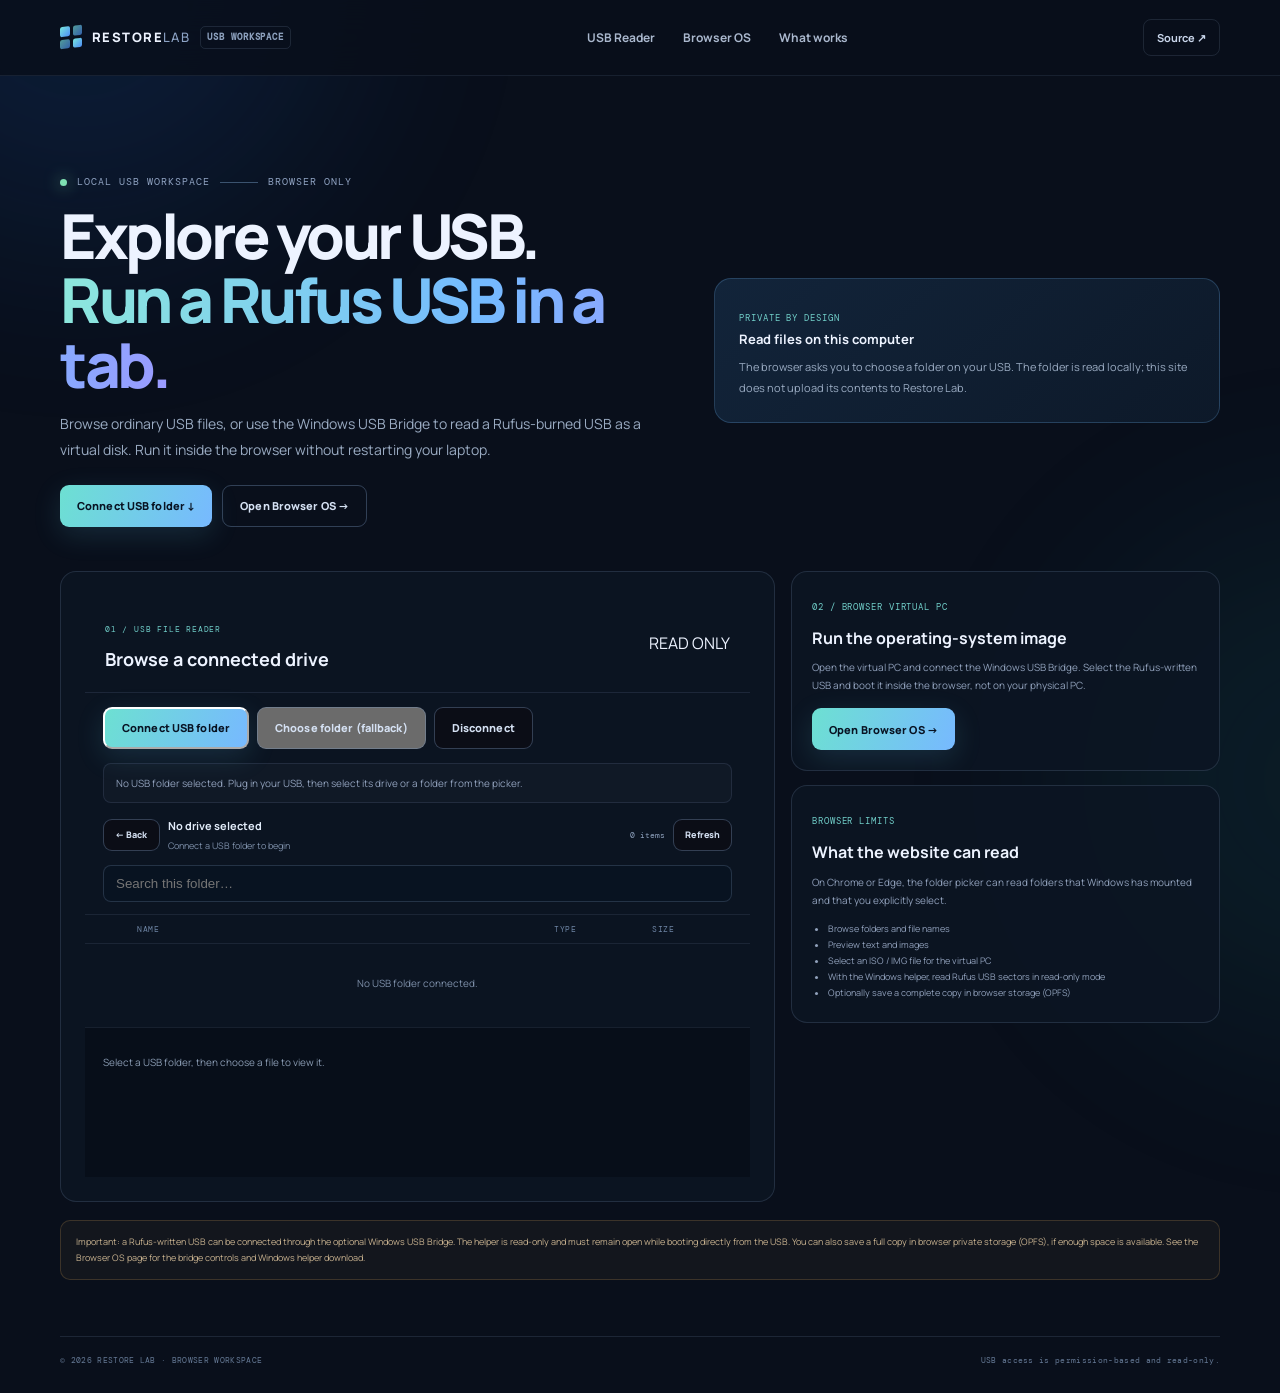
<file: index.html>
<!doctype html>
<html lang="en">
<head>
  <meta charset="utf-8">
  <meta name="viewport" content="width=device-width, initial-scale=1">
  <meta name="theme-color" content="#0b1220">
  <meta name="description" content="Read files from a USB folder and run an ISO image in a browser-based virtual PC.">
  <title>Restore Lab — USB Browser & Virtual PC</title>
  <link rel="preconnect" href="https://fonts.googleapis.com">
  <link rel="preconnect" href="https://fonts.gstatic.com" crossorigin>
  <link href="https://fonts.googleapis.com/css2?family=DM+Mono:wght@400;500&family=Manrope:wght@400;500;600;700;800&display=swap" rel="stylesheet">
  <link rel="stylesheet" href="styles.css">
  <link rel="stylesheet" href="usb-reader.css">
  <script src="usb-reader.js" defer></script>
</head>
<body>
  <div class="ambient ambient-one"></div>
  <div class="ambient ambient-two"></div>
  <header class="topbar">
    <a class="brand" href="index.html" aria-label="Restore Lab home">
      <span class="brand-mark"><span></span><span></span><span></span><span></span></span>
      <span>RESTORE<span class="brand-light">LAB</span></span>
      <span class="version-tag">USB WORKSPACE</span>
    </a>
    <nav class="main-nav" aria-label="Main navigation">
      <a href="#usb-reader">USB Reader</a>
      <a href="run.html">Browser OS</a>
      <a href="#limits">What works</a>
    </nav>
    <a class="top-action" href="https://github.com/sd201826/Computer" target="_blank" rel="noopener">Source <span aria-hidden="true">↗</span></a>
  </header>

  <main class="usb-page shell">
    <section class="usb-hero">
      <div>
        <div class="eyebrow"><span class="pulse-dot"></span> LOCAL USB WORKSPACE <span class="eyebrow-line"></span> BROWSER ONLY</div>
        <h1>Explore your USB.<br><span class="gradient-text">Run a Rufus USB in a tab.</span></h1>
        <p>Browse ordinary USB files, or use the Windows USB Bridge to read a Rufus-burned USB as a virtual disk. Run it inside the browser without restarting your laptop.</p>
        <div class="usb-hero-actions">
          <a class="button button-primary" href="#usb-reader">Connect USB folder ↓</a>
          <a class="button button-outline" href="run.html">Open Browser OS →</a>
        </div>
      </div>
      <div class="usb-hero-card">
        <span class="section-kicker">PRIVATE BY DESIGN</span>
        <strong>Read files on this computer</strong>
        <p>The browser asks you to choose a folder on your USB. The folder is read locally; this site does not upload its contents to Restore Lab.</p>
      </div>
    </section>

    <section class="usb-workspace" id="usb-reader">
      <div class="usb-panel">
        <div class="usb-panel-head">
          <div>
            <span class="section-kicker">01 / USB FILE READER</span>
            <h2>Browse a connected drive</h2>
          </div>
          <span class="vm-media-tag">READ ONLY</span>
        </div>
        <div class="usb-actions">
          <button class="button button-primary" id="connectUsb" type="button">Connect USB folder</button>
          <button class="button button-outline" id="chooseUsbFallback" type="button">Choose folder (fallback)</button>
          <input id="usbFolderInput" type="file" webkitdirectory directory multiple hidden>
          <button class="button button-outline" id="usbDisconnect" type="button" disabled>Disconnect</button>
        </div>
        <p class="usb-status" id="usbStatus" role="status" aria-live="polite" data-kind="info">No USB folder selected. Plug in your USB, then select its drive or a folder from the picker.</p>
        <div class="usb-toolbar">
          <button class="button button-outline" id="usbBack" type="button" disabled>← Back</button>
          <div class="usb-drive-label"><span id="usbDriveName">No drive selected</span><small id="usbBreadcrumb">Connect a USB folder to begin</small></div>
          <span class="usb-count" id="usbCount">0 items</span>
          <button class="button button-outline" id="usbRefresh" type="button" disabled>Refresh</button>
        </div>
        <input class="usb-search" id="usbSearch" type="search" placeholder="Search this folder…" aria-label="Search USB files">
        <div class="usb-list-head"><span></span><span>Name</span><span>Type</span><span>Size</span></div>
        <div class="usb-file-list" id="usbFileList" aria-live="polite"></div>
        <div class="usb-preview-wrap" id="usbPreview"><p class="usb-preview-empty">Select a USB folder, then choose a file to preview it.</p></div>
      </div>

      <aside class="usb-side">
        <section class="usb-side-card">
          <span class="section-kicker">02 / BROWSER VIRTUAL PC</span>
          <h3>Run the operating-system image</h3>
          <p>Open the virtual PC and connect the Windows USB Bridge. Select the Rufus-written USB and boot it inside the browser, not on your physical PC.</p>
          <a class="button button-primary" href="run.html">Open Browser OS →</a>
        </section>
        <section class="usb-side-card" id="limits">
          <span class="section-kicker">BROWSER LIMITS</span>
          <h3>What the website can read</h3>
          <p>On Chrome or Edge, the folder picker can read folders that Windows has mounted and that you explicitly select.</p>
          <ul class="usb-limit-list">
            <li>Browse folders and file names</li>
            <li>Preview text and images</li>
            <li>Select an ISO / IMG file for the virtual PC</li>
            <li>With the Windows helper, read Rufus USB sectors in read-only mode</li>
            <li>Optionally save a complete copy in browser storage (OPFS)</li>
          </ul>
        </section>
      </aside>
    </section>

    <p class="usb-footnote">Important: a Rufus-written USB can be connected through the optional Windows USB Bridge. The helper is read-only and must remain open while booting directly from the USB. You can also save a full copy in browser private storage (OPFS), if enough space is available. See the Browser OS page for the bridge controls and Windows helper download.</p>
  </main>

  <footer class="footer shell">
    <span>© <span id="year"></span> RESTORE LAB · BROWSER WORKSPACE</span>
    <span>USB access is permission-based and read-only.</span>
  </footer>
</body>
</html>
</file>
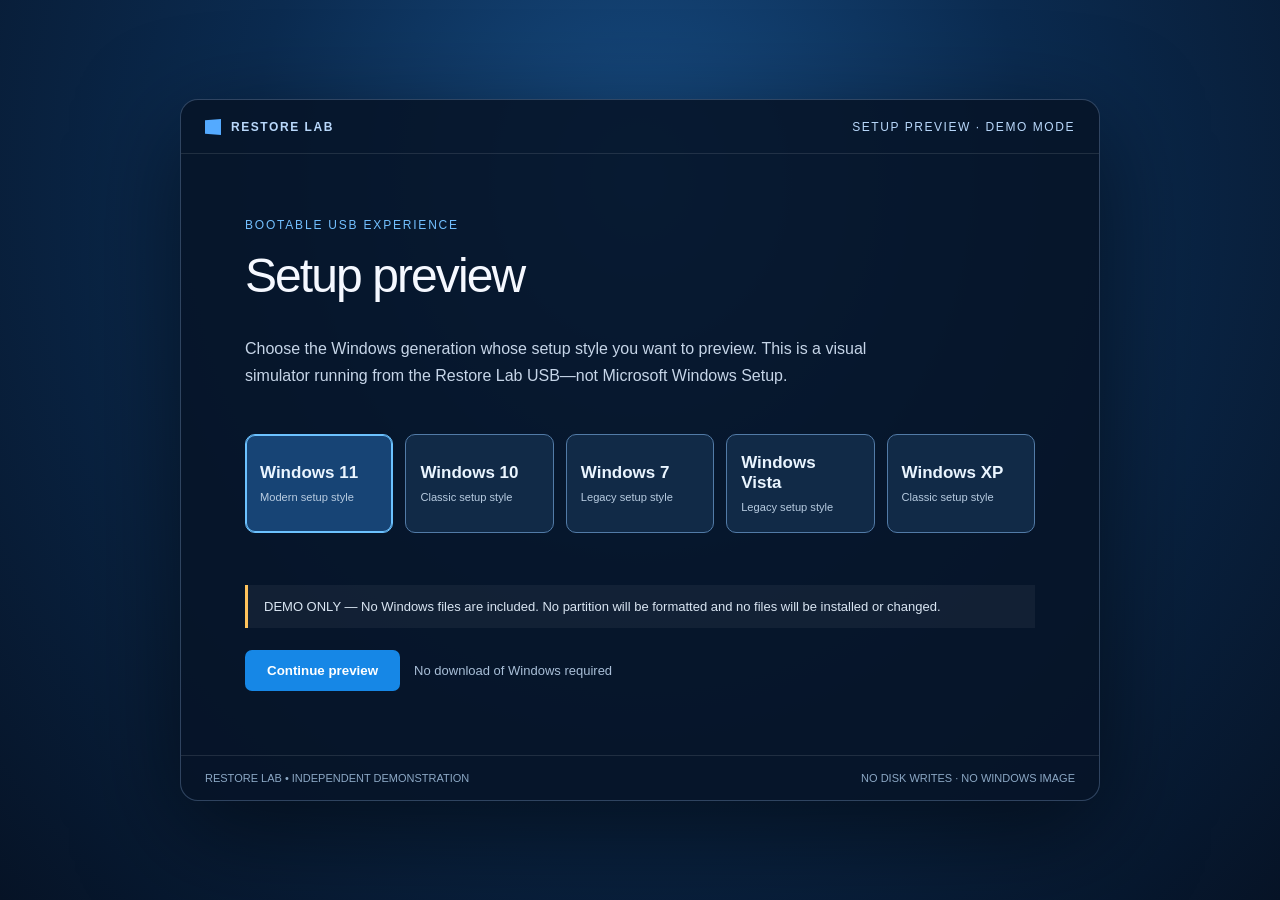
<file: config/includes.chroot/usr/share/restore-lab/setup-demo/index.html>
<!doctype html>
<html lang="en">
<head>
<meta charset="utf-8">
<meta name="viewport" content="width=device-width,initial-scale=1">
<title>Restore Lab — Setup Preview</title>
<style>
:root{color-scheme:dark;font-family:"Segoe UI",Arial,sans-serif;background:#07162d;color:#f5f8ff}
*{box-sizing:border-box}body{margin:0;min-height:100vh;background:radial-gradient(ellipse at 50% 20%,#174c83 0,#0b2b50 43%,#061326 100%);display:grid;place-items:center;padding:28px}
.shell{width:min(920px,100%);min-height:570px;background:rgba(6,20,39,.88);border:1px solid rgba(172,207,255,.25);box-shadow:0 30px 100px #0008;border-radius:18px;overflow:hidden;display:flex;flex-direction:column}
.top{height:54px;display:flex;align-items:center;justify-content:space-between;padding:0 24px;border-bottom:1px solid #ffffff1b;color:#b9d8fb;font-size:12px;letter-spacing:.13em}
.brand{display:flex;align-items:center;gap:10px;font-weight:700}.mark{width:16px;height:16px;background:#54aaff;clip-path:polygon(0 8%,100% 0,100% 100%,0 92%)}
.content{padding:clamp(28px,6vw,64px);flex:1;display:flex;flex-direction:column;justify-content:center}
.kicker{font-size:12px;color:#73c0ff;letter-spacing:.15em;text-transform:uppercase;margin-bottom:18px}
h1{font-size:clamp(30px,5vw,48px);font-weight:500;letter-spacing:-.04em;line-height:1.1;margin:0 0 16px}
p{color:#c6d5e8;line-height:1.7;max-width:660px}
.versions{display:grid;grid-template-columns:repeat(auto-fit,minmax(145px,1fr));gap:12px;margin:28px 0}
.version{border:1px solid #527ba7;background:#112a47;color:#eaf5ff;border-radius:10px;padding:18px 14px;text-align:left;cursor:pointer}
.version:hover,.version.active{border-color:#6cc2ff;background:#174475;box-shadow:inset 0 0 0 1px #6cc2ff}
.version strong{display:block;font-size:17px;margin-bottom:6px}.version small{color:#b8cce1}
.actions{display:flex;align-items:center;gap:14px;flex-wrap:wrap;margin-top:22px}
button.primary{background:#1687e6;border:0;color:white;padding:13px 22px;border-radius:7px;font-weight:700;cursor:pointer}
button.secondary{background:transparent;border:1px solid #708ba8;color:#eaf5ff;padding:12px 18px;border-radius:7px;cursor:pointer}
button:disabled{opacity:.4;cursor:not-allowed}
.notice{border-left:3px solid #ffc35c;background:#ffffff0c;padding:14px 16px;color:#d9e5f2;font-size:13px;margin-top:24px}
.progress{height:5px;background:#183655;border-radius:20px;margin:24px 0 12px;overflow:hidden}.bar{height:100%;width:0;background:#62b8ff;transition:width .4s}
.steps{display:flex;gap:8px;margin:22px 0}.steps span{height:5px;flex:1;background:#24405e;border-radius:10px}.steps span.done{background:#66bcff}
.footer{padding:16px 24px;border-top:1px solid #ffffff1b;color:#8ca8c5;font-size:11px;display:flex;justify-content:space-between;gap:12px}
.hidden{display:none!important}.center{text-align:center;align-items:center}.center p{max-width:560px}
@media(max-width:550px){body{padding:8px}.shell{min-height:calc(100vh - 16px)}.footer{flex-direction:column}.top{padding:0 14px}}
</style>
</head>
<body>
<main class="shell">
<header class="top"><div class="brand"><span class="mark"></span> RESTORE LAB</div><span>SETUP PREVIEW · DEMO MODE</span></header>
<section class="content" id="page1">
<div class="kicker">Bootable USB experience</div>
<h1>Setup preview</h1>
<p>Choose the Windows generation whose setup style you want to preview. This is a visual simulator running from the Restore Lab USB—not Microsoft Windows Setup.</p>
<div class="versions">
<button class="version active" data-name="Windows 11"><strong>Windows 11</strong><small>Modern setup style</small></button>
<button class="version" data-name="Windows 10"><strong>Windows 10</strong><small>Classic setup style</small></button>
<button class="version" data-name="Windows 7"><strong>Windows 7</strong><small>Legacy setup style</small></button>
<button class="version" data-name="Windows Vista"><strong>Windows Vista</strong><small>Legacy setup style</small></button>
<button class="version" data-name="Windows XP"><strong>Windows XP</strong><small>Classic setup style</small></button>
</div>
<div class="notice">DEMO ONLY — No Windows files are included. No partition will be formatted and no files will be installed or changed.</div>
<div class="actions"><button class="primary" id="next1">Continue preview</button><span style="color:#a9bfd8;font-size:13px">No download of Windows required</span></div>
</section>
<section class="content hidden" id="page2">
<div class="kicker">Selected experience</div><h1 id="selectedTitle">Windows 11 setup preview</h1>
<p>This screen demonstrates the steps and progress layout of an operating-system setup. It does not connect to a real installer.</p>
<div class="steps"><span class="done"></span><span class="done"></span><span></span><span></span></div>
<div class="progress"><div class="bar" id="bar"></div></div><p id="progressText">Preview ready — 0%</p>
<div class="actions"><button class="primary" id="start">Run visual progress</button><button class="secondary" id="back">Back</button></div>
</section>
<section class="content hidden center" id="page3">
<div class="kicker">Preview complete</div><h1>You're all set.</h1>
<p>The visual setup demonstration is complete. Nothing was installed, no Windows files were downloaded, and your computer's internal drives were not changed.</p>
<div class="notice">To use real Windows, obtain genuine installation media from Microsoft. Restore Lab does not create fake Windows installation media.</div>
<div class="actions"><button class="primary" id="again">Preview another version</button></div>
</section>
<footer class="footer"><span>RESTORE LAB • INDEPENDENT DEMONSTRATION</span><span>NO DISK WRITES · NO WINDOWS IMAGE</span></footer>
</main>
<script>
const pages=[document.getElementById('page1'),document.getElementById('page2'),document.getElementById('page3')];
let chosen='Windows 11',timer=null;
function show(n){pages.forEach((p,i)=>p.classList.toggle('hidden',i!==n));}
document.querySelectorAll('.version').forEach(b=>b.addEventListener('click',()=>{
  chosen=b.dataset.name;document.querySelectorAll('.version').forEach(x=>x.classList.toggle('active',x===b));
}));
document.getElementById('next1').addEventListener('click',()=>{
  document.getElementById('selectedTitle').textContent=chosen+' setup preview';show(1);
});
document.getElementById('back').addEventListener('click',()=>show(0));
document.getElementById('start').addEventListener('click',()=>{
  const bar=document.getElementById('bar'),label=document.getElementById('progressText'),btn=document.getElementById('start');
  let n=0;btn.disabled=true;clearInterval(timer);
  timer=setInterval(()=>{n+=10;bar.style.width=n+'%';label.textContent='Simulated progress — '+n+'%';
    if(n>=100){clearInterval(timer);setTimeout(()=>show(2),450);}
  },180);
});
document.getElementById('again').addEventListener('click',()=>{document.getElementById('bar').style.width='0';document.getElementById('progressText').textContent='Preview ready — 0%';document.getElementById('start').disabled=false;show(0);});
</script>
</body>
</html>
</file>
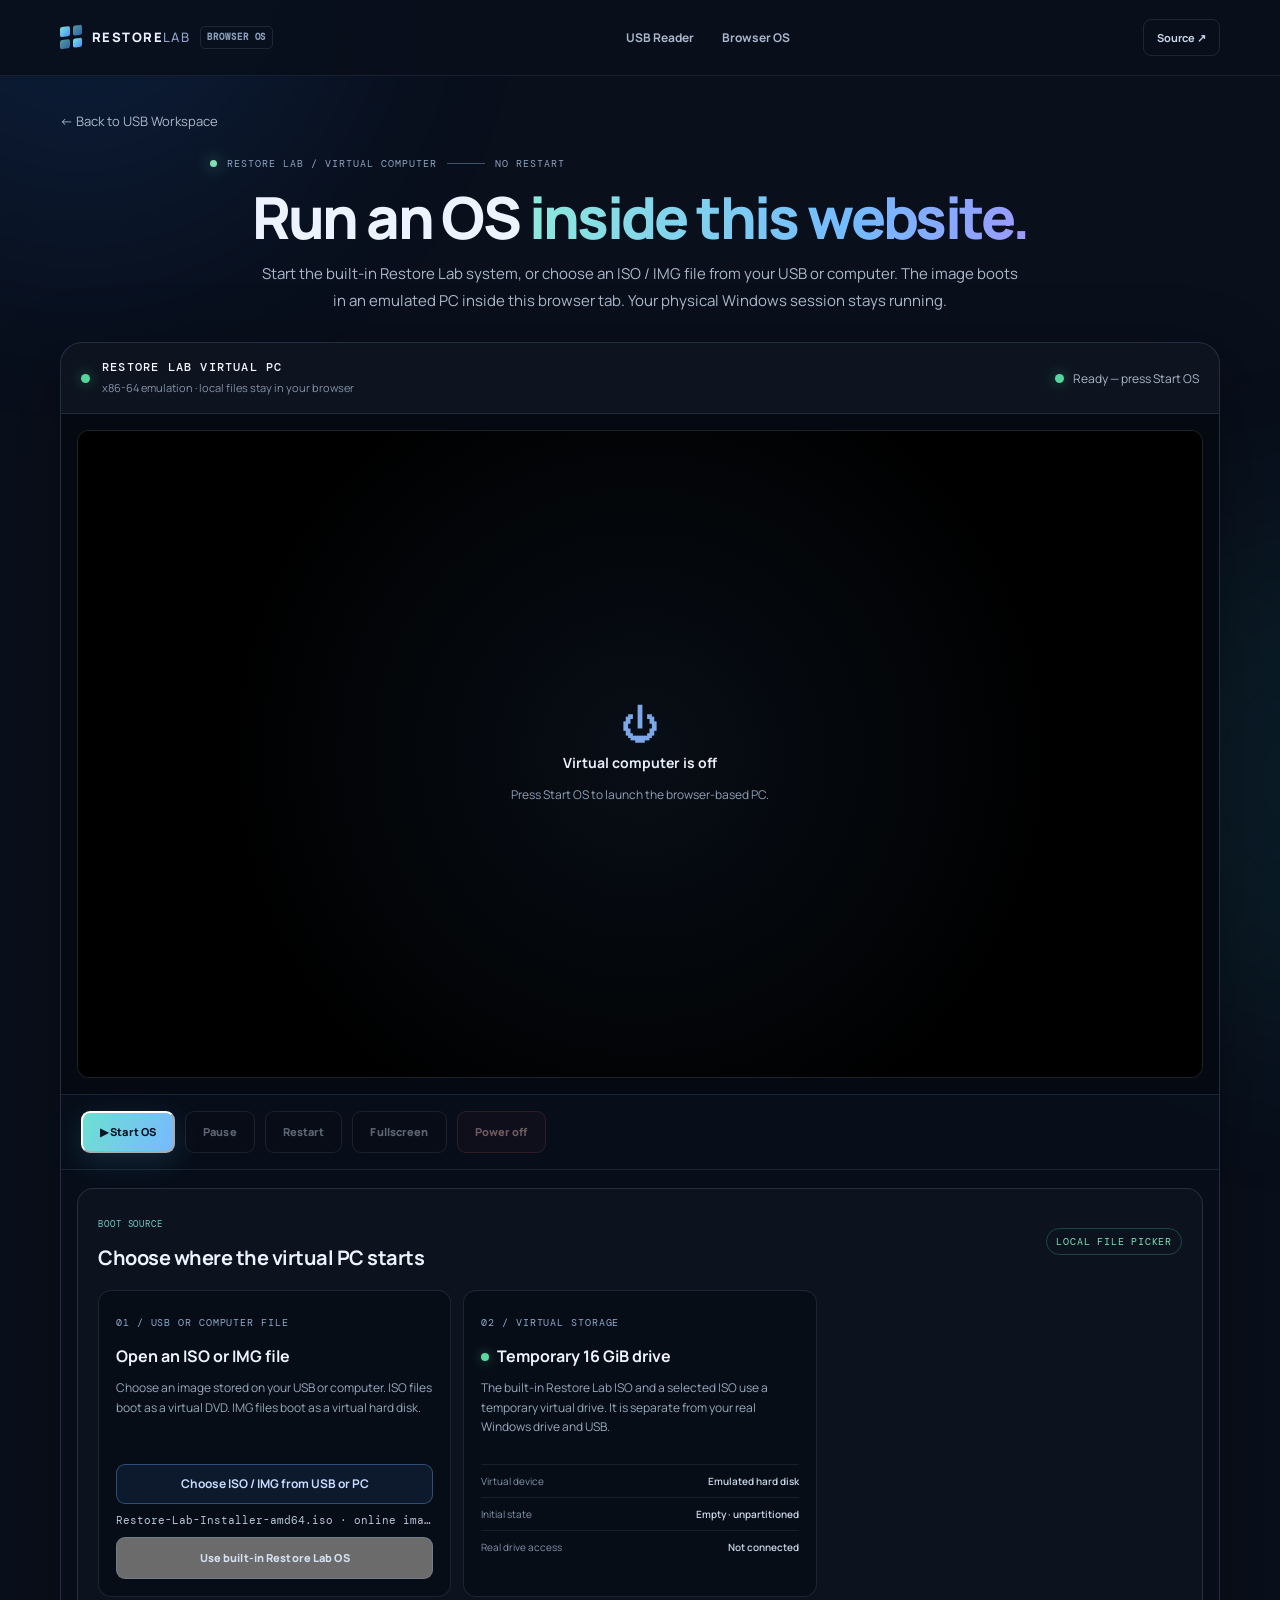
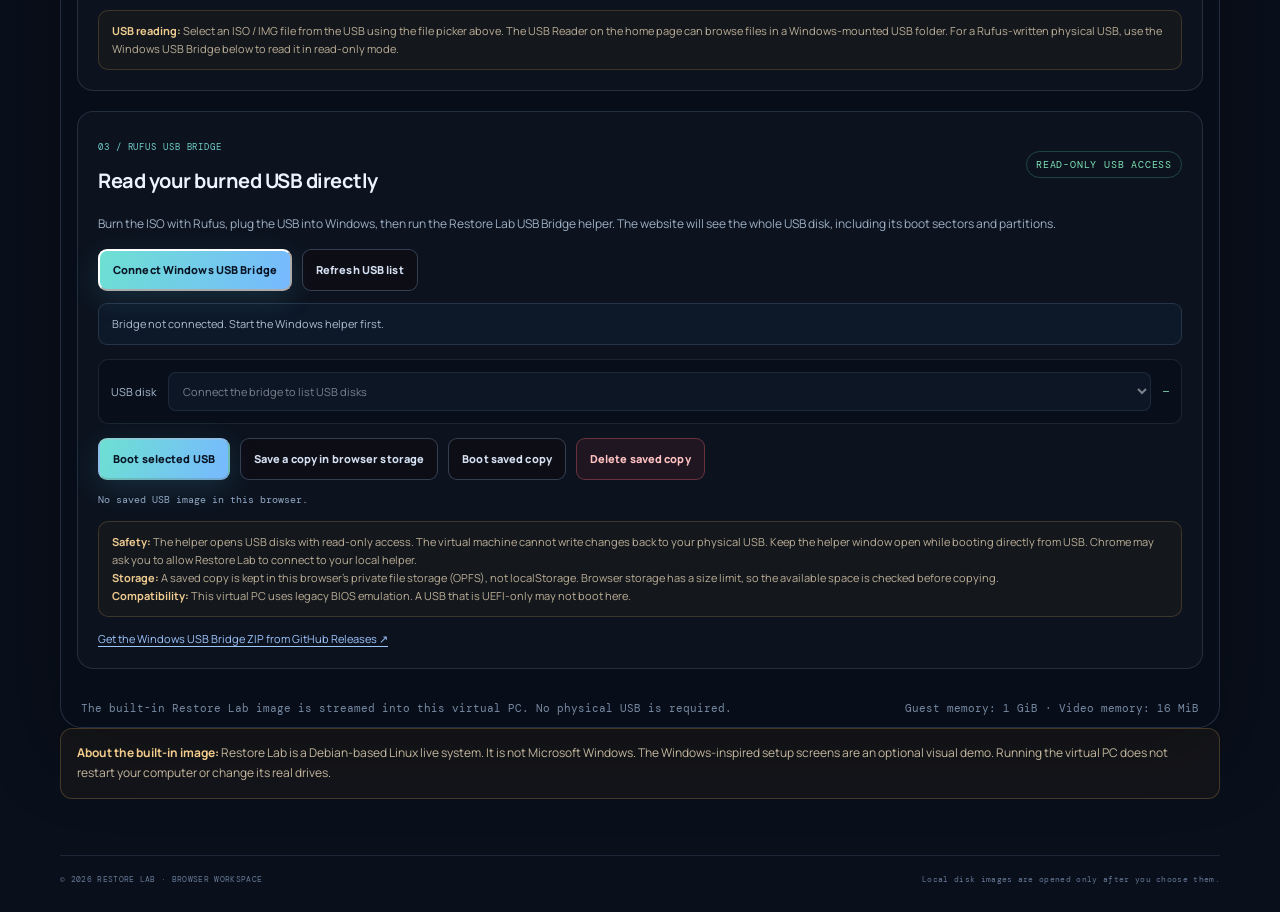
<file: run.html>
<!doctype html>
<html lang="en">
<head>
  <meta charset="utf-8">
  <meta name="viewport" content="width=device-width, initial-scale=1">
  <meta name="theme-color" content="#0b1220">
  <meta name="description" content="Run a disk image from your computer or USB inside a browser-based virtual PC.">
  <title>Restore Lab — Browser OS</title>
  <link rel="preconnect" href="https://fonts.googleapis.com">
  <link rel="preconnect" href="https://fonts.gstatic.com" crossorigin>
  <link href="https://fonts.googleapis.com/css2?family=DM+Mono:wght@400;500&family=Manrope:wght@400;500;600;700;800&display=swap" rel="stylesheet">
  <link rel="stylesheet" href="styles.css">
  <link rel="stylesheet" href="run-os.css">
  <script src="run-os.js" defer></script>
  <script src="usb-bridge.js" defer></script>
</head>
<body>
  <div class="ambient ambient-one"></div>
  <div class="ambient ambient-two"></div>

  <header class="topbar">
    <a class="brand" href="index.html" aria-label="Restore Lab home">
      <span class="brand-mark"><span></span><span></span><span></span><span></span></span>
      <span>RESTORE<span class="brand-light">LAB</span></span>
      <span class="version-tag">BROWSER OS</span>
    </a>
    <nav class="main-nav" aria-label="Main navigation">
      <a href="index.html#usb-reader">USB Reader</a>
      <a href="run.html" aria-current="page">Browser OS</a>
    </nav>
    <a class="top-action" href="https://github.com/sd201826/Computer" target="_blank" rel="noopener">Source <span aria-hidden="true">↗</span></a>
  </header>

  <main class="run-page shell">
    <a class="run-back" href="index.html">← Back to USB Workspace</a>

    <section class="run-heading">
      <div class="eyebrow"><span class="pulse-dot"></span> RESTORE LAB / VIRTUAL COMPUTER <span class="eyebrow-line"></span> NO RESTART</div>
      <h1>Run an OS <span class="gradient-text">inside this website.</span></h1>
      <p class="run-lead">Start the built-in Restore Lab system, or choose an ISO / IMG file from your USB or computer. The image boots in an emulated PC inside this browser tab. Your physical Windows session stays running.</p>
    </section>

    <section class="vm-panel" aria-label="Browser virtual computer">
      <div class="vm-toolbar">
        <div class="vm-title">
          <span class="vm-led"></span>
          <div><strong>RESTORE LAB VIRTUAL PC</strong><small>x86-64 emulation · local files stay in your browser</small></div>
        </div>
        <div class="vm-status" id="vmStatus" role="status" aria-live="polite">
          <span class="vm-status-dot"></span><span id="vmStatusText">Ready — press Start OS</span>
        </div>
      </div>

      <div class="vm-screen-wrap">
        <div id="screen_container" tabindex="0" aria-label="Virtual computer screen">
          <div id="screen"></div>
          <canvas id="vga"></canvas>
          <div class="vm-screen-placeholder" id="vmScreenPlaceholder">
            <div class="vm-power-symbol">⏻</div>
            <strong>Virtual computer is off</strong>
            <span>Press Start OS to launch the browser-based PC.</span>
          </div>
        </div>
      </div>

      <div class="vm-controls">
        <button class="button button-primary" id="startVm" type="button">▶ Start OS</button>
        <button class="button button-outline" id="pauseVm" type="button" disabled>Pause</button>
        <button class="button button-outline" id="restartVm" type="button" disabled>Restart</button>
        <button class="button button-outline" id="fullscreenVm" type="button" disabled>Fullscreen</button>
        <button class="button button-danger" id="stopVm" type="button" disabled>Power off</button>
      </div>

      <section class="vm-media-panel" id="boot-source" aria-label="Select a local operating system image">
        <div class="vm-media-heading">
          <div>
            <span class="section-kicker">BOOT SOURCE</span>
            <h2>Choose where the virtual PC starts</h2>
          </div>
          <span class="vm-media-tag">LOCAL FILE PICKER</span>
        </div>

        <div class="vm-media-grid">
          <article class="vm-media-card">
            <span class="vm-media-label">01 / USB OR COMPUTER FILE</span>
            <h3>Open an ISO or IMG file</h3>
            <p>Choose an image stored on your USB or computer. ISO files boot as a virtual DVD. IMG files boot as a virtual hard disk.</p>
            <label class="vm-file-picker">
              <span>Choose ISO / IMG from USB or PC</span>
              <input id="isoFile" type="file" accept=".iso,.img,application/x-iso9660-image">
            </label>
            <div class="vm-iso-name" id="isoName">Restore-Lab-Installer-amd64.iso · online image</div>
            <button class="button button-outline vm-clear-iso" id="clearIso" type="button">Use built-in Restore Lab OS</button>
          </article>

          <article class="vm-media-card">
            <span class="vm-media-label">02 / VIRTUAL STORAGE</span>
            <h3><span class="vm-disk-led"></span> Temporary 16 GiB drive</h3>
            <p>The built-in Restore Lab ISO and a selected ISO use a temporary virtual drive. It is separate from your real Windows drive and USB.</p>
            <div class="vm-disk-spec"><span>Virtual device</span><strong>Emulated hard disk</strong></div>
            <div class="vm-disk-spec"><span>Initial state</span><strong>Empty · unpartitioned</strong></div>
            <div class="vm-disk-spec"><span>Real drive access</span><strong>Not connected</strong></div>
          </article>
        </div>

        <div class="vm-media-note">
          <strong>USB reading:</strong> Select an ISO / IMG file from the USB using the file picker above. The USB Reader on the home page can browse files in a Windows-mounted USB folder. For a Rufus-written physical USB, use the Windows USB Bridge below to read it in read-only mode.
        </div>
      </section>

      <section class="vm-media-panel" id="usb-bridge-panel" aria-label="Connect a Rufus-written USB drive">
        <div class="vm-media-heading">
          <div>
            <span class="section-kicker">03 / RUFUS USB BRIDGE</span>
            <h2>Read your burned USB directly</h2>
          </div>
          <span class="vm-media-tag">READ-ONLY USB ACCESS</span>
        </div>
        <p class="bridge-intro">Burn the ISO with Rufus, plug the USB into Windows, then run the Restore Lab USB Bridge helper. The website will see the whole USB disk, including its boot sectors and partitions.</p>
        <div class="bridge-actions">
          <button class="button button-primary" id="bridgeConnectBtn" type="button">Connect Windows USB Bridge</button>
          <button class="button button-outline" id="bridgeRefreshBtn" type="button" disabled>Refresh USB list</button>
        </div>
        <p class="bridge-status" id="bridgeStatus" role="status" aria-live="polite">Bridge not connected. Start the Windows helper first.</p>
        <div class="bridge-device-row">
          <label for="bridgeDiskSelect">USB disk</label>
          <select id="bridgeDiskSelect" disabled>
            <option value="">Connect the bridge to list USB disks</option>
          </select>
          <span id="bridgeDiskSize">—</span>
        </div>
        <div class="bridge-actions">
          <button class="button button-primary" id="bridgeBootBtn" type="button" disabled>Boot selected USB</button>
          <button class="button button-outline" id="bridgeSaveBtn" type="button" disabled>Save a copy in browser storage</button>
          <button class="button button-outline" id="bridgeBootSavedBtn" type="button" disabled>Boot saved copy</button>
          <button class="button button-danger" id="bridgeDeleteSavedBtn" type="button" disabled>Delete saved copy</button>
        </div>
        <div class="bridge-progress-wrap" id="bridgeProgressWrap" hidden>
          <div class="bridge-progress-top"><span id="bridgeProgressText">Copying USB image…</span><span id="bridgeProgressPercent">0%</span></div>
          <progress id="bridgeProgress" max="100" value="0"></progress>
        </div>
        <p class="bridge-saved-info" id="bridgeSavedInfo">No saved USB image in this browser.</p>
        <div class="vm-media-note">
          <strong>Safety:</strong> The helper opens USB disks with read-only access. The virtual machine cannot write changes back to your physical USB. Keep the helper window open while booting directly from USB. Chrome may ask you to allow Restore Lab to connect to your local helper.
          <br><strong>Storage:</strong> A saved copy is kept in this browser's private file storage (OPFS), not localStorage. Browser storage has a size limit, so the available space is checked before copying.
          <br><strong>Compatibility:</strong> This virtual PC uses legacy BIOS emulation. A USB that is UEFI-only may not boot here.
        </div>
        <p class="bridge-download"><a href="https://github.com/sd201826/Computer/releases/tag/restore-lab-live-latest" target="_blank" rel="noopener">Get the Windows USB Bridge ZIP from GitHub Releases ↗</a></p>
      </section>

      <div class="vm-foot">
        <span id="vmDetail">The virtual computer has not started.</span>
        <span>Guest memory: 1 GiB · Video memory: 16 MiB</span>
      </div>
    </section>

    <div class="run-disclaimer"><strong>About the built-in image:</strong> Restore Lab is a Debian-based Linux live system. It is not Microsoft Windows. The Windows-inspired setup screens are an optional visual demo. Running the virtual PC does not restart your computer or change its real drives.</div>
  </main>

  <footer class="footer shell">
    <span>© <span id="year"></span> RESTORE LAB · BROWSER WORKSPACE</span>
    <span>Local disk images are opened only after you choose them.</span>
  </footer>
</body>
</html>
</file>
<file: styles.css>
:root {
  color-scheme: dark;
  --bg: #090f1b;
  --panel: #101a2b;
  --panel-2: #142137;
  --line: rgba(159, 183, 220, .14);
  --muted: #91a1bb;
  --text: #edf3ff;
  --blue: #60a5fa;
  --cyan: #64e3df;
  --green: #7fe0b2;
  --orange: #f4bd74;
  --radius: 22px;
}
* { box-sizing: border-box; }
html { scroll-behavior: smooth; scroll-padding-top: 88px; }
body {
  margin: 0; min-width: 320px; background: var(--bg); color: var(--text);
  font-family: Manrope, "Segoe UI", sans-serif; line-height: 1.6; overflow-x: hidden;
}
a { color: inherit; text-decoration: none; }
button { font: inherit; }
.ambient { position: fixed; width: 520px; height: 520px; border-radius: 50%; filter: blur(110px); opacity: .13; pointer-events: none; z-index: -1; }
.ambient-one { top: -280px; left: -180px; background: #2073e8; }
.ambient-two { right: -310px; top: 520px; background: #27b7b2; opacity: .08; }
.shell { width: min(1160px, calc(100% - 48px)); margin-inline: auto; }
.topbar {
  position: sticky; top: 0; z-index: 20; height: 76px; padding: 0 max(24px, calc((100vw - 1160px) / 2));
  display: flex; align-items: center; justify-content: space-between; gap: 28px;
  background: rgba(9, 15, 27, .84); border-bottom: 1px solid rgba(159,183,220,.1); backdrop-filter: blur(18px);
}
.brand { display: flex; align-items: center; gap: 10px; font-size: 13px; font-weight: 800; letter-spacing: .11em; white-space: nowrap; }
.brand-light { color: #8ca3c5; font-weight: 500; }
.brand-mark { width: 22px; height: 22px; display: grid; grid-template-columns: repeat(2, 1fr); gap: 3px; transform: skewY(-7deg); }
.brand-mark span { background: linear-gradient(135deg, #78e6dd, #4d8ef7); border-radius: 2px; }
.brand-mark span:nth-child(2), .brand-mark span:nth-child(3) { opacity: .65; }
.version-tag, .panel-tag, .section-kicker, .eyebrow, .console-heading, .console-bottom, .console-top, .steps-title, .boot-top, .boot-foot, .boot-disclaimer {
  font-family: "DM Mono", monospace; letter-spacing: .1em;
}
.version-tag { color: #8ca0bd; border: 1px solid var(--line); border-radius: 5px; padding: 3px 6px; font-size: 9px; }
.main-nav { display: flex; align-items: center; justify-content: center; gap: 28px; color: #aab8ce; font-size: 12px; font-weight: 700; }
.main-nav a { transition: color .2s; }
.main-nav a:hover, .text-link:hover { color: var(--cyan); }
.top-action { border: 1px solid var(--line); border-radius: 8px; padding: 9px 13px; font-size: 11px; font-weight: 700; color: #c9d6eb; white-space: nowrap; transition: .2s; }
.top-action:hover { border-color: rgba(100,227,223,.5); color: var(--cyan); }
.hero { min-height: 500px; display: grid; grid-template-columns: 1.08fr .92fr; align-items: center; gap: 60px; padding-block: 88px 68px; position: relative; }
.hero-copy { position: relative; z-index: 1; }
.eyebrow { color: #8fa2c1; font-size: 10px; display: flex; align-items: center; gap: 10px; }
.pulse-dot, .console-live b, .demo-label span { width: 7px; height: 7px; border-radius: 50%; background: var(--green); box-shadow: 0 0 16px rgba(127,224,178,.75); }
.eyebrow-line { width: 38px; height: 1px; background: #3b536f; }
h1 { margin: 22px 0 18px; font-size: clamp(42px, 5.6vw, 68px); line-height: 1.06; letter-spacing: -.065em; font-weight: 800; }
.gradient-text { color: #7bdedb; background: linear-gradient(95deg, #8de8dc 0%, #74baff 65%, #9b9aff 100%); -webkit-background-clip: text; background-clip: text; -webkit-text-fill-color: transparent; }
.hero-lead { max-width: 510px; color: #9baac1; font-size: 14px; line-height: 1.9; }
.hero-actions, .simulator-actions { display: flex; align-items: center; flex-wrap: wrap; gap: 12px; margin-top: 28px; }
.button { display: inline-flex; align-items: center; justify-content: center; gap: 12px; min-height: 42px; padding: 0 17px; border-radius: 9px; font-size: 11px; font-weight: 800; letter-spacing: .01em; transition: transform .2s, border-color .2s, background .2s; cursor: pointer; }
.button:hover { transform: translateY(-2px); }
.button-primary { background: linear-gradient(110deg, #6de0d2, #77b9ff); color: #081323; box-shadow: 0 8px 28px rgba(89,189,220,.16); }
.button-quiet { color: #c2cee1; border: 1px solid var(--line); }
.button-quiet:hover, .button-outline:hover { border-color: rgba(100,227,223,.55); color: var(--cyan); }
.button-outline { border: 1px solid rgba(126,157,199,.35); color: #d4e0f2; }
.hero-footnotes { display: flex; flex-wrap: wrap; gap: 20px; margin-top: 28px; color: #8395b0; font-size: 10px; font-weight: 700; }
.tiny-check { font-style: normal; color: var(--green); margin-right: 5px; }
.console-card { z-index: 1; position: relative; border: 1px solid rgba(129,163,211,.22); background: linear-gradient(145deg, rgba(22,36,59,.96), rgba(12,22,38,.98)); border-radius: 15px; box-shadow: 0 28px 90px rgba(0,0,0,.32); overflow: hidden; }
.console-top { height: 45px; display: flex; align-items: center; gap: 12px; padding: 0 17px; border-bottom: 1px solid var(--line); color: #8fa2bf; font-size: 9px; }
.window-dots { display: flex; gap: 5px; margin-right: 7px; }
.window-dots i { width: 6px; height: 6px; background: #415875; border-radius: 50%; }
.window-dots i:first-child { background: #e59b87; }.window-dots i:nth-child(2) { background: #e9c477; }.window-dots i:nth-child(3) { background: #77d4a8; }
.console-live { margin-left: auto; display: flex; align-items: center; gap: 7px; color: var(--green); font-size: 8px; }
.console-live b { width: 5px; height: 5px; }
.console-content { padding: 26px 25px 21px; }
.console-heading { color: #6986a9; font-size: 9px; margin-bottom: 17px; }
.console-row { display: flex; justify-content: space-between; gap: 12px; padding: 11px 0; border-bottom: 1px solid rgba(159,183,220,.08); color: #8799b4; font-size: 11px; }
.console-row strong { color: #d8e3f3; font-size: 10px; font-weight: 700; }
.console-row .status-limited { color: var(--orange); }.console-row .status-ok { color: var(--green); }
.console-progress-label { margin-top: 23px; display: flex; justify-content: space-between; color: #7f93af; font-family: "DM Mono", monospace; font-size: 9px; }
.console-progress { height: 5px; margin-top: 9px; border-radius: 10px; overflow: hidden; background: #253650; }
.console-progress span { display: block; width: 100%; height: 100%; background: linear-gradient(90deg, #69dfd2, #73aaff); }
.console-note { margin-top: 22px; display: flex; gap: 9px; align-items: flex-start; color: #8ea1bb; font-size: 9px; line-height: 1.6; }
.note-symbol { width: 16px; height: 16px; flex: 0 0 auto; display: grid; place-items: center; border-radius: 50%; color: #efc17e; background: rgba(239,193,126,.12); font-weight: 800; }
.console-bottom { display: flex; justify-content: space-between; padding: 12px 17px; border-top: 1px solid var(--line); color: #607895; font-size: 8px; }
.hero-orbit { position: absolute; border: 1px solid rgba(100,227,223,.12); border-radius: 50%; pointer-events: none; }
.orbit-a { width: 480px; height: 480px; top: 45px; right: -170px; }.orbit-b { width: 620px; height: 620px; top: -26px; right: -240px; border-color: rgba(110,160,255,.08); }
.metric-strip { display: grid; grid-template-columns: repeat(3, 1fr); border-block: 1px solid var(--line); padding-block: 21px; }
.metric { display: flex; align-items: center; gap: 13px; padding-inline: 22px; border-right: 1px solid var(--line); }
.metric:first-child { padding-left: 0; }.metric:last-child { border: 0; }
.metric-icon { color: #6de0d2; font: 11px "DM Mono", monospace; border: 1px solid rgba(109,224,210,.2); border-radius: 6px; padding: 6px 7px; }
.metric strong, .metric small { display: block; }.metric strong { font-size: 11px; }.metric small { color: #7f91ab; font-size: 9px; margin-top: 2px; }
.section { padding-top: 93px; }
.section-heading { display: flex; justify-content: space-between; align-items: end; gap: 30px; margin-bottom: 25px; }
.section-kicker { color: #71cfc9; font-size: 9px; margin-bottom: 10px; }
.section-heading h2, .simulator-copy h2 { margin: 0; font-size: clamp(25px, 3vw, 34px); line-height: 1.2; letter-spacing: -.045em; }
.section-heading > p { max-width: 360px; color: #8798b2; font-size: 11px; line-height: 1.8; margin: 0 0 3px; }
.system-grid { display: grid; grid-template-columns: repeat(5, 1fr); gap: 11px; }
.system-card { text-align: left; display: flex; flex-direction: column; min-width: 0; min-height: 158px; padding: 16px; border: 1px solid var(--line); border-radius: 13px; background: rgba(16,26,43,.76); color: var(--text); cursor: pointer; transition: .2s ease; }
.system-card:hover { transform: translateY(-3px); border-color: rgba(112,188,230,.4); background: #142239; }
.system-card.selected { border-color: rgba(100,227,223,.64); background: linear-gradient(145deg, rgba(27,59,77,.72), rgba(19,34,54,.93)); box-shadow: inset 0 0 0 1px rgba(100,227,223,.08); }
.system-topline { display: flex; align-items: center; justify-content: space-between; }
.system-icon { width: 30px; height: 30px; display: grid; place-items: center; font-size: 17px; border-radius: 8px; background: rgba(101,162,240,.14); color: #87c2ff; }
.win10-icon { color: #7dc7f8; }.win7-icon { color: #9edbff; background: rgba(85,177,220,.13); }.vista-icon { color: #d2b8ff; background: rgba(157,120,225,.13); }.xp-icon { color: #9ee2a9; background: rgba(104,190,126,.13); }
.system-status { font: 8px "DM Mono", monospace; letter-spacing: .07em; }.status-current { color: var(--green); }.status-legacy { color: #a8c8f3; }.status-old { color: #c0a3dc; }
.system-name { font-size: 14px; font-weight: 800; margin-top: 15px; }.system-desc { color: #8192ad; font-size: 9px; margin-top: 2px; }
.system-bottom { display: flex; align-items: center; justify-content: space-between; color: #91a5c3; font-size: 8px; margin-top: auto; padding-top: 15px; }
.arrow { color: var(--cyan); font-size: 14px; }
.system-detail { display: grid; grid-template-columns: 60px 1fr auto; align-items: center; gap: 20px; padding: 21px 23px; margin-top: 14px; border: 1px solid var(--line); border-radius: 14px; background: rgba(17,29,48,.76); }
.detail-icon { width: 52px; height: 52px; display: grid; place-items: center; border-radius: 13px; color: #83d9dc; background: rgba(100,227,223,.1); font-size: 24px; }
.detail-eyebrow { color: #71cfc9; font: 8px "DM Mono", monospace; letter-spacing: .09em; }
.detail-copy h3 { margin: 3px 0 4px; font-size: 17px; }.detail-copy p { margin: 0; color: #91a1bb; font-size: 10px; line-height: 1.7; }
.detail-warning { color: #d4b582; font-size: 9px; margin-top: 6px; }
.detail-action { display: flex; flex-direction: column; align-items: center; gap: 7px; }.detail-action .button { white-space: nowrap; }.detail-action > span { color: #788ba8; font-size: 8px; text-align: center; }
.usb-layout { display: grid; grid-template-columns: .9fr 1.1fr; gap: 14px; }
.usb-panel, .steps-panel { border: 1px solid var(--line); border-radius: 15px; padding: 24px; background: rgba(16,26,43,.8); }
.usb-panel { background: radial-gradient(circle at 0 0, rgba(66,156,173,.13), transparent 60%), rgba(16,26,43,.86); }
.usb-panel-head { display: flex; justify-content: space-between; align-items: center; }.usb-symbol { color: var(--cyan); font-size: 23px; }.panel-tag { color: #738ba9; font-size: 8px; }
.usb-panel h3 { max-width: 300px; margin: 16px 0 8px; font-size: 21px; line-height: 1.3; letter-spacing: -.03em; }
.usb-panel > p { color: #91a1bb; font-size: 10px; line-height: 1.85; }
.device-state { display: flex; gap: 11px; align-items: center; padding: 13px; margin: 18px 0; border: 1px solid rgba(244,189,116,.18); border-radius: 9px; background: rgba(244,189,116,.05); }
.device-state-dot { width: 7px; height: 7px; border-radius: 50%; background: var(--orange); box-shadow: 0 0 12px rgba(244,189,116,.4); }
.device-state strong, .device-state small { display: block; }.device-state strong { color: #e8c797; font-size: 9px; }.device-state small { color: #8e9db4; font-size: 8px; margin-top: 3px; }
.steps-panel { padding: 21px 24px; }.steps-title { display: flex; justify-content: space-between; color: #7792b4; font-size: 8px; padding-bottom: 15px; border-bottom: 1px solid var(--line); }
.step-row { display: grid; grid-template-columns: 35px 1fr; gap: 10px; padding: 15px 0; border-bottom: 1px solid rgba(159,183,220,.08); }
.step-number { color: var(--cyan); font: 10px "DM Mono", monospace; padding-top: 2px; }.step-row strong { font-size: 10px; }.step-row p { margin: 3px 0 0; color: #8d9db6; font-size: 9px; line-height: 1.7; }
.danger-note { display: flex; gap: 10px; align-items: flex-start; margin-top: 15px; padding: 11px 12px; background: rgba(242,169,111,.07); border: 1px solid rgba(242,169,111,.14); border-radius: 8px; }
.danger-note > span { color: #efbb82; font-weight: 800; }.danger-note p { margin: 0; color: #a99b89; font-size: 8px; line-height: 1.7; }.danger-note strong { color: #eac18e; }
.simulator-card { display: grid; grid-template-columns: 1.1fr .9fr; align-items: center; gap: 45px; padding: 38px; border: 1px solid rgba(105,168,224,.25); border-radius: 18px; background: radial-gradient(circle at 100% 0, rgba(69,124,205,.16), transparent 40%), linear-gradient(130deg, #111f34, #0e192a); overflow: hidden; }
.demo-label { display: inline-flex; align-items: center; gap: 8px; color: #9ab2d0; font: 8px "DM Mono", monospace; letter-spacing: .08em; margin: 7px 0 17px; }.demo-label span { width: 6px; height: 6px; background: var(--orange); box-shadow: none; }
.simulator-copy h2 { font-size: clamp(25px, 3vw, 34px); }.simulator-copy > p { max-width: 470px; color: #91a1bb; font-size: 10px; line-height: 1.9; margin-top: 13px; }
.text-link { color: #a8c0e4; font-size: 9px; font-weight: 700; }
.simulator-warning { display: flex; gap: 9px; max-width: 480px; margin-top: 21px; color: #c5a979; font-size: 9px; line-height: 1.7; }.simulator-warning span { font-weight: 800; }
.boot-preview { border: 1px solid rgba(117,169,230,.34); border-radius: 10px; background: #07101d; box-shadow: 0 20px 55px rgba(0,0,0,.35); padding: 18px; font-family: "DM Mono", monospace; }
.boot-top { display: flex; justify-content: space-between; color: #79d5d2; font-size: 7px; padding-bottom: 13px; border-bottom: 1px solid rgba(117,169,230,.2); }
.boot-title { color: #dce9fb; font-size: 12px; font-weight: 500; padding: 17px 0 10px; }
.boot-option { color: #879ebd; font-size: 8px; padding: 8px; margin: 2px 0; border: 1px solid transparent; }.boot-option.active { color: #eaf5ff; background: #173655; border-color: #2a6e91; }.boot-option.active span { color: var(--cyan); }
.boot-foot { display: flex; justify-content: space-between; border-top: 1px solid rgba(117,169,230,.2); color: #7186a3; font-size: 7px; padding-top: 14px; margin-top: 13px; }.boot-disclaimer { color: #deae70; font-size: 7px; text-align: center; margin-top: 13px; letter-spacing: .14em; }
.restore-grid { display: grid; grid-template-columns: repeat(4, 1fr); gap: 12px; }
.restore-item { min-height: 174px; position: relative; padding: 20px; border: 1px solid var(--line); border-radius: 12px; background: rgba(16,26,43,.7); }
.restore-number { position: absolute; top: 18px; right: 18px; color: #637995; font: 9px "DM Mono", monospace; }
.restore-icon { color: var(--cyan); font-size: 22px; }.restore-item h3 { margin: 12px 0 5px; font-size: 12px; }.restore-item p { color: #8798b1; font-size: 9px; line-height: 1.8; margin: 0; }
.footer-callout { display: flex; justify-content: space-between; align-items: center; gap: 20px; padding-block: 55px; margin-top: 65px; border-top: 1px solid var(--line); }
.footer-callout h2 { margin: 0; font-size: 20px; letter-spacing: -.04em; }.footer { display: flex; flex-wrap: wrap; justify-content: space-between; gap: 15px; border-top: 1px solid var(--line); padding-block: 18px 28px; color: #657995; font: 8px "DM Mono", monospace; letter-spacing: .04em; }
@media (max-width: 900px) {
  .main-nav { gap: 15px; }.hero { gap: 30px; }.system-grid { grid-template-columns: repeat(3, 1fr); }.simulator-card { gap: 25px; padding: 28px; }
}
@media (max-width: 680px) {
  .shell { width: min(100% - 32px, 540px); }
  .topbar { height: 64px; padding-inline: 16px; gap: 12px; }.main-nav { display: none; }.top-action { margin-left: auto; }
  .hero { grid-template-columns: 1fr; padding-block: 64px 42px; gap: 35px; }.console-card { max-width: 460px; width: 100%; }.hero-orbit { display: none; }
  .metric-strip { grid-template-columns: 1fr; gap: 13px; }.metric { padding: 0 0 13px; border-right: 0; border-bottom: 1px solid var(--line); }.metric:last-child { padding-bottom: 0; border-bottom: 0; }
  .section { padding-top: 68px; }.section-heading { display: block; }.section-heading > p { margin-top: 10px; }
  .system-grid { grid-template-columns: repeat(2, 1fr); }.system-detail { grid-template-columns: 45px 1fr; padding: 17px; gap: 12px; }.detail-icon { width: 42px; height: 42px; }.detail-action { grid-column: 1 / -1; align-items: flex-start; margin-top: 6px; }
  .usb-layout, .simulator-card { grid-template-columns: 1fr; }.simulator-card { padding: 23px; }.boot-preview { max-width: 420px; width: 100%; }
  .restore-grid { grid-template-columns: repeat(2, 1fr); }.footer-callout { display: block; padding-block: 42px; }.footer-callout .button { margin-top: 18px; }
}
@media (max-width: 390px) {
  .version-tag { display: none; }.system-grid { gap: 8px; }.system-card { padding: 12px; min-height: 145px; }.system-bottom { font-size: 7px; }
  .restore-grid { grid-template-columns: 1fr; }.hero-actions .button { width: 100%; }
}


.live-os-card { display:grid; grid-template-columns:1.08fr .92fr; align-items:center; gap:38px; padding:38px; border:1px solid rgba(100,227,223,.25); border-radius:18px; background:radial-gradient(circle at 100% 0,rgba(50,160,174,.14),transparent 42%),linear-gradient(130deg,#12243a,#0d1929); overflow:hidden; }
.live-os-copy h2 { margin:0; font-size:clamp(27px,3vw,37px); line-height:1.15; letter-spacing:-.05em; }
.live-os-copy > p { max-width:490px; color:#91a1bb; font-size:10px; line-height:1.9; margin-top:13px; }
.live-feature-list { display:grid; grid-template-columns:1fr 1fr; gap:10px 14px; margin-top:20px; color:#b7c9df; font-size:9px; }
.live-feature-list span::first-letter { color:var(--green); }
.live-os-preview { min-width:0; }
.desktop-window { min-height:250px; position:relative; overflow:hidden; border:1px solid rgba(130,187,224,.45); border-radius:11px; background:radial-gradient(circle at 80% 15%,rgba(89,198,210,.45),transparent 40%),linear-gradient(140deg,#18395d,#0b1628 75%); box-shadow:0 20px 55px rgba(0,0,0,.3); }
.desktop-titlebar { height:31px; display:flex; align-items:center; justify-content:space-between; padding:0 12px; background:rgba(8,16,29,.8); color:#d8e9fb; font:8px "DM Mono",monospace; letter-spacing:.08em; }
.desktop-icons { display:grid; grid-template-columns:repeat(2,54px); gap:22px; padding:26px 20px 70px; }
.desktop-icons div { display:flex; flex-direction:column; align-items:center; gap:5px; color:#e4efff; font-size:8px; text-shadow:0 1px 4px #07101d; }
.desktop-icons b { width:33px; height:33px; display:grid; place-items:center; border:1px solid rgba(200,229,255,.3); border-radius:9px; background:rgba(19,54,82,.7); color:#83e2df; font-size:18px; }
.desktop-taskbar { position:absolute; bottom:0; left:0; right:0; height:34px; display:flex; align-items:center; gap:14px; padding:0 12px; background:rgba(8,15,27,.9); color:#c8d8eb; font-size:8px; }
.desktop-taskbar > span:first-child { color:#78e0d7; font-size:14px; }.taskbar-clock { margin-left:auto; color:#8fa5c1; font:7px "DM Mono",monospace; }
.theme-note { margin-top:11px; color:#8298b5; font:8px "DM Mono",monospace; text-align:center; letter-spacing:.06em; }
@media (max-width:900px) { .live-os-card { gap:24px; padding:28px; } }
@media (max-width:680px) { .live-os-card { grid-template-columns:1fr; padding:23px; } .live-feature-list { grid-template-columns:1fr; } }


.setup-preview-screen{min-height:285px;position:relative;overflow:hidden;border:1px solid rgba(128,184,228,.44);border-radius:12px;background:radial-gradient(circle at 78% 10%,rgba(47,127,190,.3),transparent 48%),linear-gradient(145deg,#12345a,#071629 78%);box-shadow:0 22px 60px rgba(0,0,0,.32);color:#eaf4ff}
.setup-preview-header{height:38px;display:flex;align-items:center;gap:9px;padding:0 14px;border-bottom:1px solid #ffffff1b;background:#08182bd9;font:8px "DM Mono",monospace;letter-spacing:.09em}
.setup-preview-mark{width:13px;height:13px;background:#59b5ff;clip-path:polygon(0 8%,100% 0,100% 100%,0 92%)}
.setup-preview-header b{margin-left:auto;color:#79d7d1;font-size:7px}
.setup-preview-body{padding:29px 25px 48px;display:flex;flex-direction:column;align-items:flex-start;gap:9px}
.setup-preview-body small{font:7px "DM Mono",monospace;color:#7dc7ff;letter-spacing:.13em}
.setup-preview-body strong{font-size:25px;font-weight:500;letter-spacing:-.04em}
.setup-preview-body>span{font-size:9px;color:#b9cce0}
.setup-preview-choices{display:grid;grid-template-columns:1fr 1fr;gap:7px;width:100%;margin-top:9px}
.setup-preview-choices i{font-style:normal;font-size:8px;padding:8px 9px;border:1px solid #6795bc66;border-radius:5px;background:#ffffff0a;color:#dcecff}
.setup-preview-button{display:flex;justify-content:space-between;align-items:center;gap:20px;margin-top:8px;padding:9px 12px;min-width:145px;background:#147dcb;border-radius:5px;font-size:8px;font-weight:700}
.setup-preview-footer{position:absolute;bottom:0;left:0;right:0;padding:11px 14px;background:#071426;color:#7e9ab6;font:7px "DM Mono",monospace;letter-spacing:.06em}
</file>
<file: usb-reader.css>
/* Read-only USB browser workspace */
.usb-page { padding-top: 32px; padding-bottom: 56px; }
.usb-hero { display:grid; grid-template-columns:1.1fr .9fr; gap:36px; align-items:center; padding:66px 0 44px; }
.usb-hero h1 { margin:14px 0 14px; font-size:clamp(36px,5.2vw,62px); line-height:1.04; letter-spacing:-.055em; }
.usb-hero p { max-width:650px; color:#9aabc2; font-size:14px; line-height:1.85; }
.usb-hero-card { padding:24px; border:1px solid rgba(105,168,224,.25); border-radius:17px; background:linear-gradient(140deg,#12243a,#0d1929); }
.usb-hero-card strong { display:block; font-size:13px; margin-bottom:8px; }
.usb-hero-card p { font-size:11px; margin:0; }
.usb-hero-actions { display:flex; flex-wrap:wrap; gap:10px; margin-top:22px; }
.usb-workspace { display:grid; grid-template-columns:minmax(0,1.25fr) minmax(270px,.75fr); gap:16px; align-items:start; }
.usb-panel, .usb-side-card { min-width:0; border:1px solid rgba(137,164,199,.18); border-radius:16px; background:rgba(12,21,36,.86); overflow:hidden; }
.usb-panel-head { display:flex; align-items:center; justify-content:space-between; gap:12px; padding:18px 20px; border-bottom:1px solid rgba(137,164,199,.14); }
.usb-panel-head h2 { margin:5px 0 0; font-size:18px; }
.usb-panel-head .section-kicker { font-size:8px; }
.usb-actions { display:flex; flex-wrap:wrap; gap:8px; padding:14px 18px; }
.usb-status { margin:0 18px 14px; padding:10px 12px; border:1px solid rgba(137,164,199,.15); border-radius:8px; color:#a7b6ca; background:rgba(255,255,255,.025); font-size:10px; }
.usb-status[data-kind="ok"] { border-color:rgba(85,214,158,.25); color:#9ce2c1; }
.usb-status[data-kind="busy"] { border-color:rgba(245,185,93,.24); color:#e7c18b; }
.usb-status[data-kind="error"] { border-color:rgba(255,116,116,.25); color:#ffb0b0; }
.usb-toolbar { display:flex; align-items:center; flex-wrap:wrap; gap:8px; padding:0 18px 12px; }
.usb-toolbar .button { min-height:32px; padding:7px 11px; font-size:9px; }
.usb-drive-label { min-width:0; flex:1; color:#e1ebf8; font-size:11px; font-weight:700; }
.usb-drive-label small { display:block; color:#7f91aa; font-size:9px; font-weight:400; margin-top:4px; overflow-wrap:anywhere; }
.usb-count { flex:0 0 auto; color:#8da1bc; font:8px "DM Mono",monospace; }
.usb-search { width:calc(100% - 36px); margin:0 18px 12px; padding:10px 12px; color:#eef4fc; border:1px solid rgba(137,164,199,.22); border-radius:8px; background:#081321; outline:none; }
.usb-search:focus { border-color:rgba(91,191,218,.65); box-shadow:0 0 0 3px rgba(91,191,218,.1); }
.usb-list-head { display:grid; grid-template-columns:26px minmax(0,1fr) 90px 80px; gap:8px; padding:9px 18px; color:#6f86a5; border-top:1px solid rgba(137,164,199,.12); border-bottom:1px solid rgba(137,164,199,.12); font:8px "DM Mono",monospace; text-transform:uppercase; letter-spacing:.08em; }
.usb-file-list { max-height:390px; overflow:auto; padding:5px 10px 10px; }
.usb-entry { display:grid; grid-template-columns:26px minmax(0,1fr) 90px 80px; align-items:center; gap:8px; width:100%; padding:9px 8px; text-align:left; color:#cbd8e8; border:0; border-bottom:1px solid rgba(137,164,199,.07); background:transparent; cursor:pointer; }
.usb-entry:hover, .usb-entry:focus-visible { background:rgba(89,154,255,.1); outline:0; }
.usb-entry-icon { color:#7bc7dd; text-align:center; font-size:13px; }
.usb-entry-name { overflow:hidden; text-overflow:ellipsis; white-space:nowrap; font-size:10px; }
.usb-entry-type, .usb-entry-size { color:#7e90a9; font:8px "DM Mono",monospace; overflow:hidden; text-overflow:ellipsis; white-space:nowrap; }
.usb-list-empty { margin:0; padding:26px 16px; color:#7f91aa; font-size:10px; text-align:center; }
.usb-preview-wrap { border-top:1px solid rgba(137,164,199,.12); background:rgba(3,8,16,.42); padding:16px 18px 20px; min-height:150px; }
.usb-preview-wrap > h3 { margin:0 0 5px; color:#e7effa; font-size:12px; overflow-wrap:anywhere; }
.usb-preview-meta { margin:0 0 12px; color:#7e90a9; font:8px "DM Mono",monospace; }
.usb-text-preview { max-height:240px; overflow:auto; margin:0; padding:12px; white-space:pre-wrap; overflow-wrap:anywhere; color:#b9c9de; border:1px solid rgba(137,164,199,.14); border-radius:8px; background:#050c16; font:9px/1.65 "DM Mono",monospace; }
.usb-image-preview { display:block; max-width:100%; max-height:240px; object-fit:contain; margin:8px auto; border-radius:8px; }
.usb-preview-empty, .usb-preview-note { color:#899bb2; font-size:10px; line-height:1.7; }
.usb-run-link { display:inline-flex; margin-top:8px; }
.usb-download-link { display:inline-flex; margin-top:12px; color:#9fc1ff; font-size:10px; font-weight:700; }
.usb-side-card { padding:20px; margin-bottom:14px; }
.usb-side-card h3 { margin:8px 0 7px; font-size:16px; }
.usb-side-card p { color:#91a1bb; font-size:10px; line-height:1.8; margin:0; }
.usb-side-card .button { margin-top:14px; }
.usb-limit-list { padding-left:16px; margin:12px 0 0; color:#91a1bb; font-size:9px; line-height:1.8; }
.usb-footnote { margin:18px 0 0; padding:13px 15px; border:1px solid rgba(245,185,93,.18); border-radius:10px; background:rgba(245,185,93,.045); color:#c8b28f; font-size:9px; line-height:1.8; }
@media(max-width:850px){.usb-hero{grid-template-columns:1fr;gap:18px;padding-top:48px}.usb-workspace{grid-template-columns:1fr}.usb-side{display:grid;grid-template-columns:repeat(2,minmax(0,1fr));gap:12px}.usb-side-card{margin:0}}
@media(max-width:560px){.usb-page{padding-top:18px}.usb-hero{padding-top:38px}.usb-list-head,.usb-entry{grid-template-columns:24px minmax(0,1fr) 62px 58px;gap:5px}.usb-list-head{padding-inline:10px}.usb-entry{padding-inline:5px}.usb-entry-name{font-size:9px}.usb-entry-type,.usb-entry-size{font-size:7px}.usb-side{grid-template-columns:1fr}.usb-actions{padding-inline:12px}.usb-toolbar{padding-inline:12px}.usb-status{margin-inline:12px}.usb-search{width:calc(100% - 24px);margin-inline:12px}}
</file>
<file: run-os.css>
.run-page {
  padding-top: 32px;
  padding-bottom: 56px;
}
.run-back {
  display: inline-flex;
  margin-bottom: 24px;
  color: #aab8ca;
  text-decoration: none;
  font-size: 13px;
}
.run-back:hover { color: #ffffff; }
.run-heading {
  max-width: 860px;
  margin: 0 auto 28px;
  text-align: center;
}
.run-heading h1 {
  margin: 14px 0 12px;
  font-size: clamp(34px, 5vw, 58px);
  line-height: 1.08;
  letter-spacing: -0.045em;
}
.run-lead {
  max-width: 760px;
  margin: 0 auto;
  color: #aab8ca;
  font-size: 15px;
  line-height: 1.8;
}
.vm-panel {
  overflow: hidden;
  border: 1px solid rgba(137, 164, 199, .22);
  border-radius: 22px;
  background: rgba(8, 15, 27, .94);
  box-shadow: 0 24px 80px rgba(0, 0, 0, .3);
}
.vm-toolbar {
  display: flex;
  align-items: center;
  justify-content: space-between;
  gap: 16px;
  flex-wrap: wrap;
  padding: 16px 20px;
  border-bottom: 1px solid rgba(137, 164, 199, .16);
  background: rgba(255, 255, 255, .025);
}
.vm-title {
  display: flex;
  align-items: center;
  gap: 12px;
}
.vm-title strong {
  display: block;
  color: #f2f6ff;
  font: 500 12px "DM Mono", monospace;
  letter-spacing: .1em;
}
.vm-title small {
  display: block;
  margin-top: 4px;
  color: #8292a9;
  font-size: 11px;
}
.vm-led, .vm-status-dot {
  width: 9px;
  height: 9px;
  flex: 0 0 9px;
  border-radius: 50%;
  background: #55d69e;
  box-shadow: 0 0 14px rgba(85, 214, 158, .45);
}
.vm-status {
  display: inline-flex;
  align-items: center;
  gap: 9px;
  color: #a9b7c9;
  font-size: 12px;
}
.vm-status.is-busy .vm-status-dot {
  background: #f5b95d;
  box-shadow: 0 0 14px rgba(245, 185, 93, .45);
}
.vm-status.is-error .vm-status-dot {
  background: #ff7474;
  box-shadow: 0 0 14px rgba(255, 116, 116, .4);
}
.vm-screen-wrap {
  padding: 16px;
  background: #050912;
}
#screen_container {
  position: relative;
  display: flex;
  align-items: center;
  justify-content: center;
  width: 100%;
  min-height: 390px;
  max-height: 72vh;
  aspect-ratio: 4 / 3;
  overflow: hidden;
  border: 1px solid rgba(113, 139, 173, .24);
  border-radius: 12px;
  background: #000;
  outline: none;
  isolation: isolate;
}
#screen_container:focus-visible {
  box-shadow: 0 0 0 3px rgba(89, 154, 255, .35);
}
#screen_container #screen {
  color: #fff;
  white-space: pre;
  font: 14px/1.15 "DM Mono", monospace;
}
#screen_container #vga {
  display: block;
  max-width: 100%;
  max-height: 72vh;
  object-fit: contain;
  image-rendering: pixelated;
}
.vm-screen-placeholder {
  position: absolute;
  inset: 0;
  z-index: 5;
  display: flex;
  flex-direction: column;
  align-items: center;
  justify-content: center;
  gap: 10px;
  color: #8fa0b7;
  text-align: center;
  pointer-events: none;
  background: radial-gradient(circle at center, rgba(22, 38, 60, .38), rgba(0, 0, 0, .98) 65%);
}
.vm-screen-placeholder[hidden] { display: none; }
.vm-power-symbol {
  color: #7ca7e9;
  font-size: 38px;
  line-height: 1;
}
.vm-screen-placeholder strong { color: #e7eef9; font-size: 14px; }
.vm-screen-placeholder span { font-size: 12px; }
.vm-controls {
  display: flex;
  align-items: center;
  flex-wrap: wrap;
  gap: 10px;
  padding: 16px 20px;
  border-top: 1px solid rgba(137, 164, 199, .15);
  border-bottom: 1px solid rgba(137, 164, 199, .15);
}
.vm-controls button:disabled {
  opacity: .42;
  cursor: not-allowed;
  transform: none;
}
.button-danger {
  color: #ffc2c2;
  border: 1px solid rgba(255, 116, 116, .32);
  background: rgba(150, 45, 55, .15);
}
.button-danger:hover:not(:disabled) { background: rgba(150, 45, 55, .28); }
.vm-foot {
  display: flex;
  align-items: center;
  justify-content: space-between;
  flex-wrap: wrap;
  gap: 10px;
  padding: 12px 20px;
  color: #7789a1;
  font: 11px "DM Mono", monospace;
}
.run-info-grid {
  display: grid;
  grid-template-columns: repeat(3, 1fr);
  gap: 14px;
  margin-top: 20px;
}
.run-info-card {
  padding: 22px;
  border: 1px solid rgba(137, 164, 199, .16);
  border-radius: 16px;
  background: rgba(12, 21, 36, .8);
}
.run-info-card h2 {
  margin: 12px 0 8px;
  color: #edf3fc;
  font-size: 17px;
  letter-spacing: -.02em;
}
.run-info-card p {
  margin: 0;
  color: #99a9bd;
  font-size: 13px;
  line-height: 1.75;
}
.run-links {
  display: flex;
  justify-content: space-between;
  flex-wrap: wrap;
  gap: 12px;
  margin: 18px 2px 12px;
  color: #8292a9;
  font-size: 12px;
}
.run-links a { color: #9fc1ff; }
.run-disclaimer {
  padding: 14px 16px;
  border: 1px solid rgba(245, 185, 93, .22);
  border-radius: 12px;
  background: rgba(96, 67, 25, .12);
  color: #c5b89f;
  font-size: 12px;
  line-height: 1.7;
}
.run-disclaimer strong { color: #f4cd8d; }
@media (max-width: 760px) {
  .run-page { padding-top: 20px; }
  .vm-toolbar { align-items: flex-start; flex-direction: column; }
  .vm-screen-wrap { padding: 8px; }
  #screen_container { min-height: 260px; }
  .vm-controls { padding: 12px; }
  .vm-controls .button { padding: 10px 12px; }
  .vm-foot { padding: 12px; }
  .run-info-grid { grid-template-columns: 1fr; }
}


.vm-media-panel {
  margin: 18px 16px 20px;
  padding: 20px;
  border: 1px solid rgba(137, 164, 199, .18);
  border-radius: 16px;
  background: rgba(255, 255, 255, .025);
}
.vm-media-heading {
  display: flex;
  align-items: center;
  justify-content: space-between;
  gap: 12px;
  margin-bottom: 16px;
}
.vm-media-heading h2 {
  margin: 7px 0 0;
  color: #eef4ff;
  font-size: 20px;
  letter-spacing: -.025em;
}
.vm-media-tag {
  padding: 6px 9px;
  border: 1px solid rgba(85, 214, 158, .25);
  border-radius: 999px;
  color: #7fe2b4;
  font: 10px "DM Mono", monospace;
  letter-spacing: .08em;
}
.vm-media-grid {
  display: grid;
  grid-template-columns: repeat(3, minmax(0, 1fr));
  gap: 12px;
}
.vm-media-card {
  min-width: 0;
  padding: 17px;
  border: 1px solid rgba(137, 164, 199, .16);
  border-radius: 13px;
  background: rgba(5, 10, 19, .55);
}
.vm-media-label {
  color: #8da8cc;
  font: 10px "DM Mono", monospace;
  letter-spacing: .09em;
}
.vm-media-card h3 {
  display: flex;
  align-items: center;
  gap: 8px;
  margin: 11px 0 8px;
  color: #edf3fc;
  font-size: 16px;
}
.vm-media-card p {
  min-height: 73px;
  margin: 0 0 13px;
  color: #98a9bf;
  font-size: 12px;
  line-height: 1.65;
}
.vm-file-picker {
  position: relative;
  display: flex;
  align-items: center;
  justify-content: center;
  min-height: 40px;
  padding: 9px 12px;
  border: 1px solid rgba(111, 166, 255, .36);
  border-radius: 9px;
  background: rgba(48, 91, 151, .17);
  color: #c7dcff;
  font-size: 12px;
  font-weight: 700;
  cursor: pointer;
  overflow: hidden;
}
.vm-file-picker:hover { background: rgba(48, 91, 151, .29); }
.vm-file-picker input {
  position: absolute;
  inset: 0;
  width: 100%;
  height: 100%;
  opacity: 0;
  cursor: pointer;
}
.vm-file-picker input:disabled { cursor: not-allowed; }
.vm-iso-name {
  overflow: hidden;
  margin-top: 9px;
  color: #b7c5d8;
  font: 11px "DM Mono", monospace;
  text-overflow: ellipsis;
  white-space: nowrap;
}
.vm-clear-iso {
  width: 100%;
  margin-top: 10px;
  justify-content: center;
  font-size: 11px;
  padding: 9px 11px;
}
.vm-disk-led {
  display: inline-block;
  width: 8px;
  height: 8px;
  flex: 0 0 8px;
  border-radius: 50%;
  background: #58d8a0;
  box-shadow: 0 0 12px rgba(88, 216, 160, .45);
}
.vm-disk-spec {
  display: flex;
  justify-content: space-between;
  gap: 10px;
  padding: 8px 0;
  border-top: 1px solid rgba(137, 164, 199, .12);
  color: #8294aa;
  font-size: 10px;
}
.vm-disk-spec strong {
  color: #c8d5e6;
  font-weight: 600;
  text-align: right;
}
.vm-usb-actions {
  display: flex;
  flex-wrap: wrap;
  align-items: center;
  gap: 10px;
}
.vm-usb-actions .button {
  padding: 9px 11px;
  font-size: 11px;
}
.vm-usb-actions .text-link { font-size: 11px; }
.vm-usb-warning {
  display: block;
  margin-top: 11px;
  color: #dbb986;
  font-size: 10px;
  line-height: 1.5;
}
.vm-media-note {
  margin-top: 13px;
  padding: 11px 13px;
  border: 1px solid rgba(245, 185, 93, .18);
  border-radius: 10px;
  background: rgba(96, 67, 25, .1);
  color: #bcae97;
  font-size: 11px;
  line-height: 1.65;
}
.vm-media-note strong { color: #f0cc91; }
@media (max-width: 900px) {
  .vm-media-grid { grid-template-columns: 1fr 1fr; }
  .vm-media-card:last-child { grid-column: 1 / -1; }
}
@media (max-width: 620px) {
  .vm-media-panel { margin: 12px 8px 14px; padding: 13px; }
  .vm-media-grid { grid-template-columns: 1fr; }
  .vm-media-card:last-child { grid-column: auto; }
  .vm-media-card p { min-height: auto; }
  .vm-media-heading { align-items: flex-start; flex-direction: column; }
  .vm-disk-spec { font-size: 9px; }
}


.bridge-intro {
  color: #9eafc4;
  font-size: 12px;
  line-height: 1.75;
  margin: 0 0 15px;
}
.bridge-actions {
  display: flex;
  align-items: center;
  flex-wrap: wrap;
  gap: 10px;
  margin: 12px 0;
}
.bridge-actions .button {
  padding: 10px 13px;
  font-size: 11px;
}
.bridge-status {
  margin: 10px 0;
  padding: 11px 13px;
  border: 1px solid rgba(133, 164, 204, .2);
  border-radius: 9px;
  background: rgba(15, 29, 47, .6);
  color: #aebed2;
  font-size: 11px;
  line-height: 1.65;
}
.bridge-status[data-kind="ok"] { border-color: rgba(85, 214, 158, .28); color: #8ce0b8; }
.bridge-status[data-kind="warning"] { border-color: rgba(245, 185, 93, .28); color: #e8c58e; }
.bridge-status[data-kind="error"] { border-color: rgba(255, 116, 116, .3); color: #ffaaaa; }
.bridge-status[data-kind="busy"] { color: #b7d2fb; }
.bridge-device-row {
  display: grid;
  grid-template-columns: auto minmax(0, 1fr) auto;
  align-items: center;
  gap: 12px;
  margin: 14px 0;
  padding: 12px;
  border: 1px solid rgba(137, 164, 199, .15);
  border-radius: 10px;
  background: rgba(5, 10, 19, .42);
  color: #aabbd1;
  font-size: 11px;
}
.bridge-device-row select {
  min-width: 0;
  width: 100%;
  padding: 10px;
  border: 1px solid rgba(126, 157, 199, .3);
  border-radius: 8px;
  outline: none;
  background: #111e31;
  color: #edf3fc;
  font: inherit;
}
.bridge-device-row select:disabled { opacity: .5; }
.bridge-device-row > span { color: #8de1c0; font: 10px "DM Mono", monospace; white-space: nowrap; }
.bridge-progress-wrap {
  margin-top: 14px;
  padding: 13px;
  border: 1px solid rgba(99, 164, 239, .2);
  border-radius: 10px;
  background: rgba(23, 53, 84, .18);
}
.bridge-progress-wrap[hidden] { display: none; }
.bridge-progress-top {
  display: flex;
  justify-content: space-between;
  gap: 12px;
  margin-bottom: 9px;
  color: #b4c8e2;
  font: 10px "DM Mono", monospace;
}
.bridge-progress-wrap progress {
  display: block;
  width: 100%;
  height: 8px;
  overflow: hidden;
  border: 0;
  border-radius: 99px;
  background: #1a2b41;
}
.bridge-progress-wrap progress::-webkit-progress-bar { background: #1a2b41; }
.bridge-progress-wrap progress::-webkit-progress-value { background: linear-gradient(90deg, #70dfd1, #78aefa); }
.bridge-progress-wrap progress::-moz-progress-bar { background: linear-gradient(90deg, #70dfd1, #78aefa); }
.bridge-saved-info {
  margin: 11px 0 0;
  color: #92a8c5;
  font: 10px "DM Mono", monospace;
  line-height: 1.6;
}
.bridge-download {
  margin: 13px 0 0;
  font-size: 11px;
}
.bridge-download a { color: #9fc5ff; text-decoration: underline; text-underline-offset: 3px; }
.bridge-download a:hover { color: #c5dbff; }
@media (max-width: 620px) {
  .bridge-device-row { grid-template-columns: 1fr; gap: 7px; }
  .bridge-actions .button { flex: 1 1 100%; }
}
</file>
